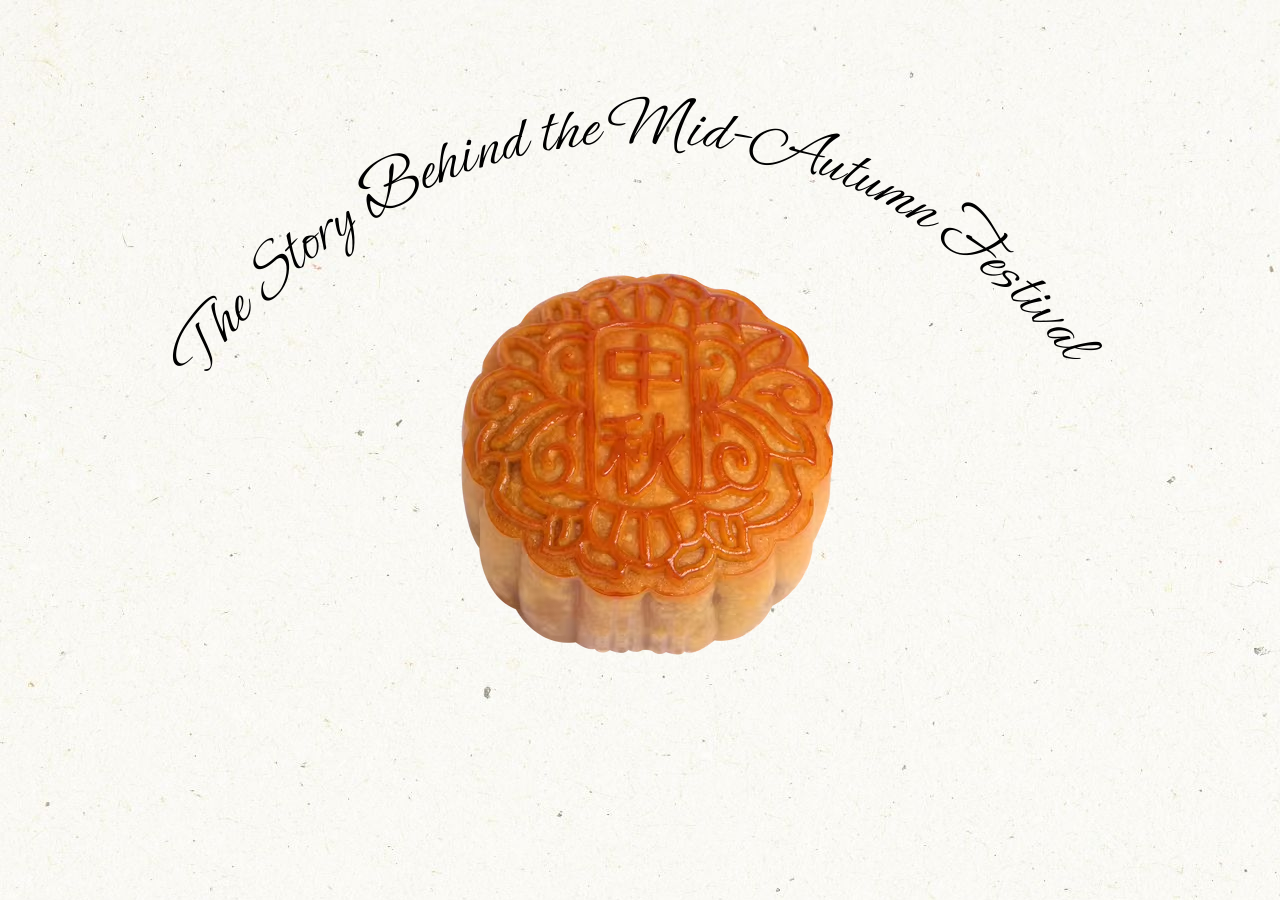
<file: index.html>
<!doctype html>
<html lang="en">
   <head>
      <meta charset="UTF-8" />
      <meta name="viewport" content="width=device-width, initial-scale=1.0" />
      <title>Project 1</title>
      <link rel="stylesheet" href="styles.css" />
      <script src="https://cdn.jsdelivr.net/npm/gsap@3.13.0/dist/gsap.min.js"></script>
      <link rel="preconnect" href="https://fonts.googleapis.com" />
      <link rel="preconnect" href="https://fonts.gstatic.com" crossorigin />
      <link
         href="https://fonts.googleapis.com/css2?family=Ephesis&display=swap"
         rel="stylesheet" />
   </head>
   <body>
      <div class="landing-div">
         <svg viewBox="0 0 500 150">
            <path
               id="curve"
               d="M73.2,148.6c4-6.1,65.5-96.8,178.6-95.6c111.3,1.2,170.8,90.3,175.1,97" />
            <text width="900">
               <textPath xlink:href="#curve">
                  The Story Behind the Mid-Autumn Festival
               </textPath>
            </text>
         </svg>
         <div>
            <a href="story.html" class="mooncake-div">
               <img id="mooncake" src="images/mooncake.avif" />
            </a>
         </div>
      </div>
      <script src="https://cdn.jsdelivr.net/npm/gsap@3.14.1/dist/gsap.min.js"></script>
      <script src="script.js"></script>
   </body>
</html>
</file>
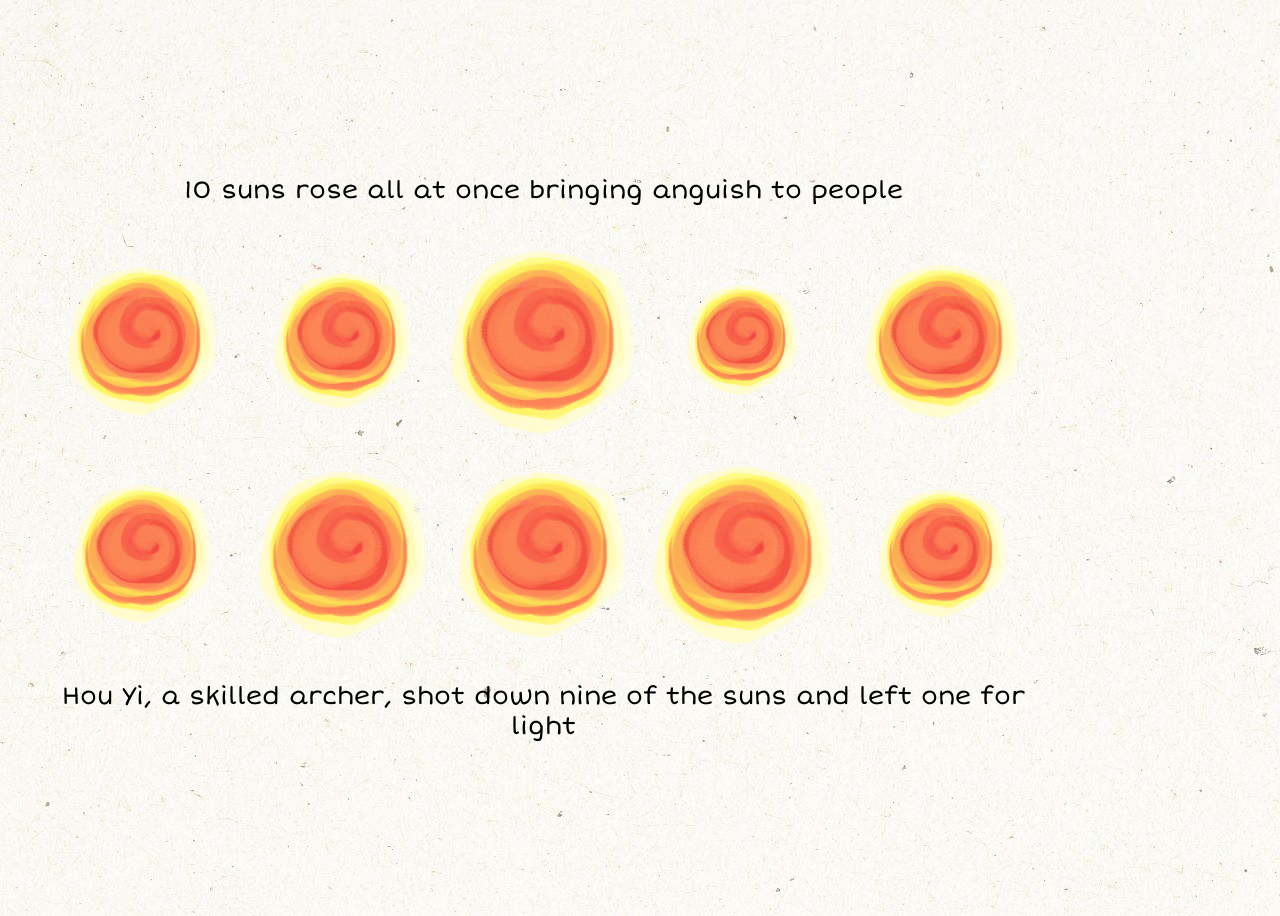
<file: story.html>
<!doctype html>
<html lang="en">
   <head>
      <meta charset="UTF-8" />
      <meta name="viewport" content="width=device-width, initial-scale=1.0" />
      <title>Project 1</title>
      <link rel="stylesheet" href="styles.css" />
      <script src="https://cdn.jsdelivr.net/npm/gsap@3.13.0/dist/gsap.min.js"></script>
      <link rel="preconnect" href="https://fonts.googleapis.com" />
      <link rel="preconnect" href="https://fonts.gstatic.com" crossorigin />
      <link
         href="https://fonts.googleapis.com/css2?family=Ephesis&display=swap"
         rel="stylesheet" />
      <link
         href="https://fonts.googleapis.com/css2?family=Short+Stack&display=swap"
         rel="stylesheet" />
   </head>
   <body>
      <audio id="arrow-effect">
         <source src="images/arrow.mp3" type="audio/mpeg" />
      </audio>
      <audio id="bg-music">
         <source src="images/bg.mp3" type="audio/mpeg" />
      </audio>
      <div class="story-div">
         <!-- page 1 -->
         <div class="page-div">
            <div class="page">
               <p>10 suns rose all at once bringing anguish to people</p>
               <div class="sun-grid">
                  <img id="sun" src="images/sun.png" />
                  <img id="sun" src="images/sun.png" />
                  <img id="only-sun" src="images/sun.png" />
                  <img id="sun" src="images/sun.png" />
                  <img id="sun" src="images/sun.png" />
                  <img id="sun" src="images/sun.png" />
                  <img id="sun" src="images/sun.png" />
                  <img id="sun" src="images/sun.png" />
                  <img id="sun" src="images/sun.png" />
                  <img id="sun" src="images/sun.png" />
               </div>
               <p>
                  Hou Yi, a skilled archer, shot down nine of the suns and left one for
                  light
               </p>
            </div>
            <div class="scroll-next"></div>
         </div>

         <!-- page 2 -->

         <div class="page-div">
            <div class="scroll-back"></div>
            <div class="page">
               <p>An immortal gifts Hou Yi an elixir of immortality for his bravery</p>
               <div class="elixir">
                  <img src="images/elixir.png" />
               </div>
               <p>
                  However, Hou Yi does not want to become an immortal without his wife,
                  Chang'e so he does not drink it and leaves it for Chang'e to keep safe
               </p>
            </div>
            <div class="scroll-next"></div>
         </div>

         <!-- page 3 -->

         <div class="page-div">
            <div class="scroll-back"></div>
            <div class="page">
               <p>
                  One of Hou Yi's apprentices, Feng Meng learns of the elixir and breaks
                  into their house
               </p>

               <div class="change">
                  <img src="images/chang e.png" />
               </div>

               <p>
                  Chang'e refused to hand over the elixir and drinks it herself, flying
                  into the sky and taking residence on the moon to stay near Hou Yi
               </p>
            </div>
            <div class="scroll-next"></div>
         </div>

         <!-- page 4 -->
         <div class="page-div">
            <div class="scroll-back"></div>
            <div class="page">
               <p>
                  Hou Yi come home to this. Heartbroken, he displays fruits and cakes
                  Chang'e likes.
               </p>
               <div class="moon">
                  <img class="moon" src="images/moon.png" />
               </div>
               <p>
                  People hearing what happened join Hou Yi in giving sacrifices to
                  Chang'e, she became known as the Moon Goddess
               </p>
            </div>
            <div class="scroll-next"></div>
         </div>

         <!-- page 5 -->
         <div class="page-div">
            <div class="scroll-back"></div>
            <div class="page">
               <p>
                  Mid-Autumn Festival is celebrated on every fifteeth day of the eighth
                  month of the Lunar Calendar. It is a festival celebrating reunions
                  between families and friends. There are many origins and differing ways
                  of celebrating this holiday, this is one of them
               </p>
               <a href="index.html">Home</a>
            </div>
         </div>
      </div>
      <script src="https://cdn.jsdelivr.net/npm/gsap@3.14.1/dist/gsap.min.js"></script>
      <script src="script.js"></script>
   </body>
</html>
</file>
<file: styles.css>
path {
   fill: transparent;
}

text {
   font-size: 27px;
   font-family: "Ephesis", cursive;
   font-weight: 500;
   font-style: normal;
}

a {
   text-decoration: none;
}

body {
   font-family: "Short Stack", cursive;
   background-image: url(images/bg.jpg);
}

.landing-div {
   display: flex;
   flex-direction: column;
   align-items: center;
   gap: 0px;
}

.mooncake-div {
   display: flex;
   flex-direction: column;
   align-items: center;
}

#mooncake {
   position: fixed;
   top: 250px;
}

/* general page setup */
.story-div {
   display: flex;
   flex-direction: row;
}

/* includes side bar */
.page-div {
   display: flex;
   flex-direction: row;

   width: 100vw;
   height: 100vh;
}

/* just page content */
.page {
   display: flex;
   flex-direction: column;
   align-items: center;
   justify-content: center;

   width: 100vw;
   height: 100vh;

   font-size: 25px;
}

.page p {
   width: 1000px;
   text-align: center;
}

.scroll-next {
   width: 250px;
   height: 100%;
   opacity: 0;
}

.scroll-back {
   width: 250px;
   height: 100%;
   opacity: 0;
}

/* page 1 */

.sun-grid {
   display: grid;
   grid-template-columns: repeat(5, auto);
}

.sun-grid img {
   width: 100%;
   height: 100%;
   max-width: 200px;
}

/* page 2 */
.elixir img {
   width: 100%;
   height: 100%;
   max-width: 300px;
}

/* page 3 */
.change img {
   width: 100%;
   height: 100%;
   max-width: 450px;

   z-index: 2000;
}

/* page 4 */
.moon img {
   width: 100%;
   height: 100%;
   max-width: 450px;
}

/* responsiveness */
@media (max-width: 950px) {
   .sun-grid {
      grid-template-columns: repeat(4, auto);
   }

   .sun-grid img {
      max-width: 150px;
   }

   .page p {
      width: 675px;
   }
}

@media (max-width: 600px) {
   .page {
      font-size: 20px;
   }
   .page p {
      width: 375px;
   }
   .sun-grid {
      grid-template-columns: repeat(3, auto);
   }
}

@media (max-width: 400px) {
   #mooncake {
      top: 150px;
      max-width: 300px;
   }

   .page {
      font-size: 18px;
   }

   .page p {
      width: 300px;
   }
   .sun-grid {
      grid-template-columns: repeat(2, auto);
   }

   .scroll-next {
      width: 650px;
   }

   .scroll-back {
      width: 650px;
   }

   .moon img {
      max-width: 250px;
   }
}
</file>
